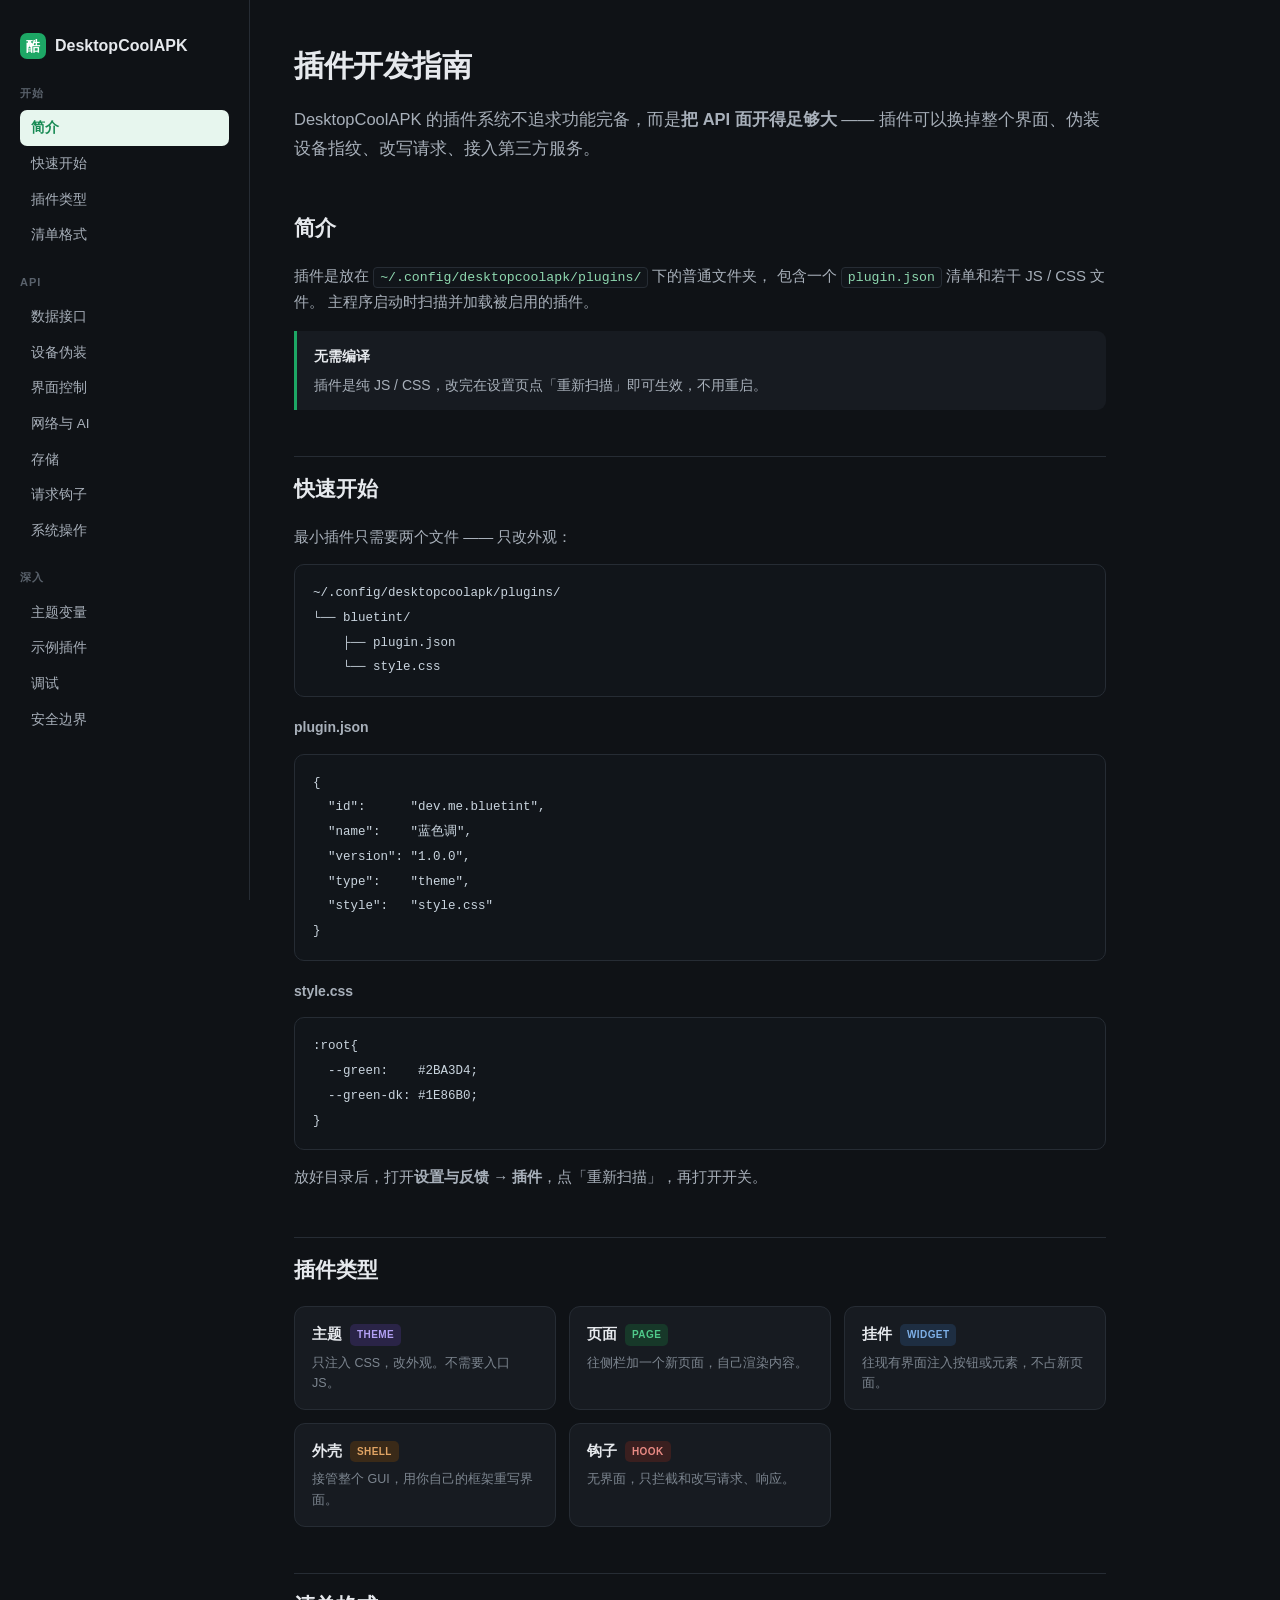
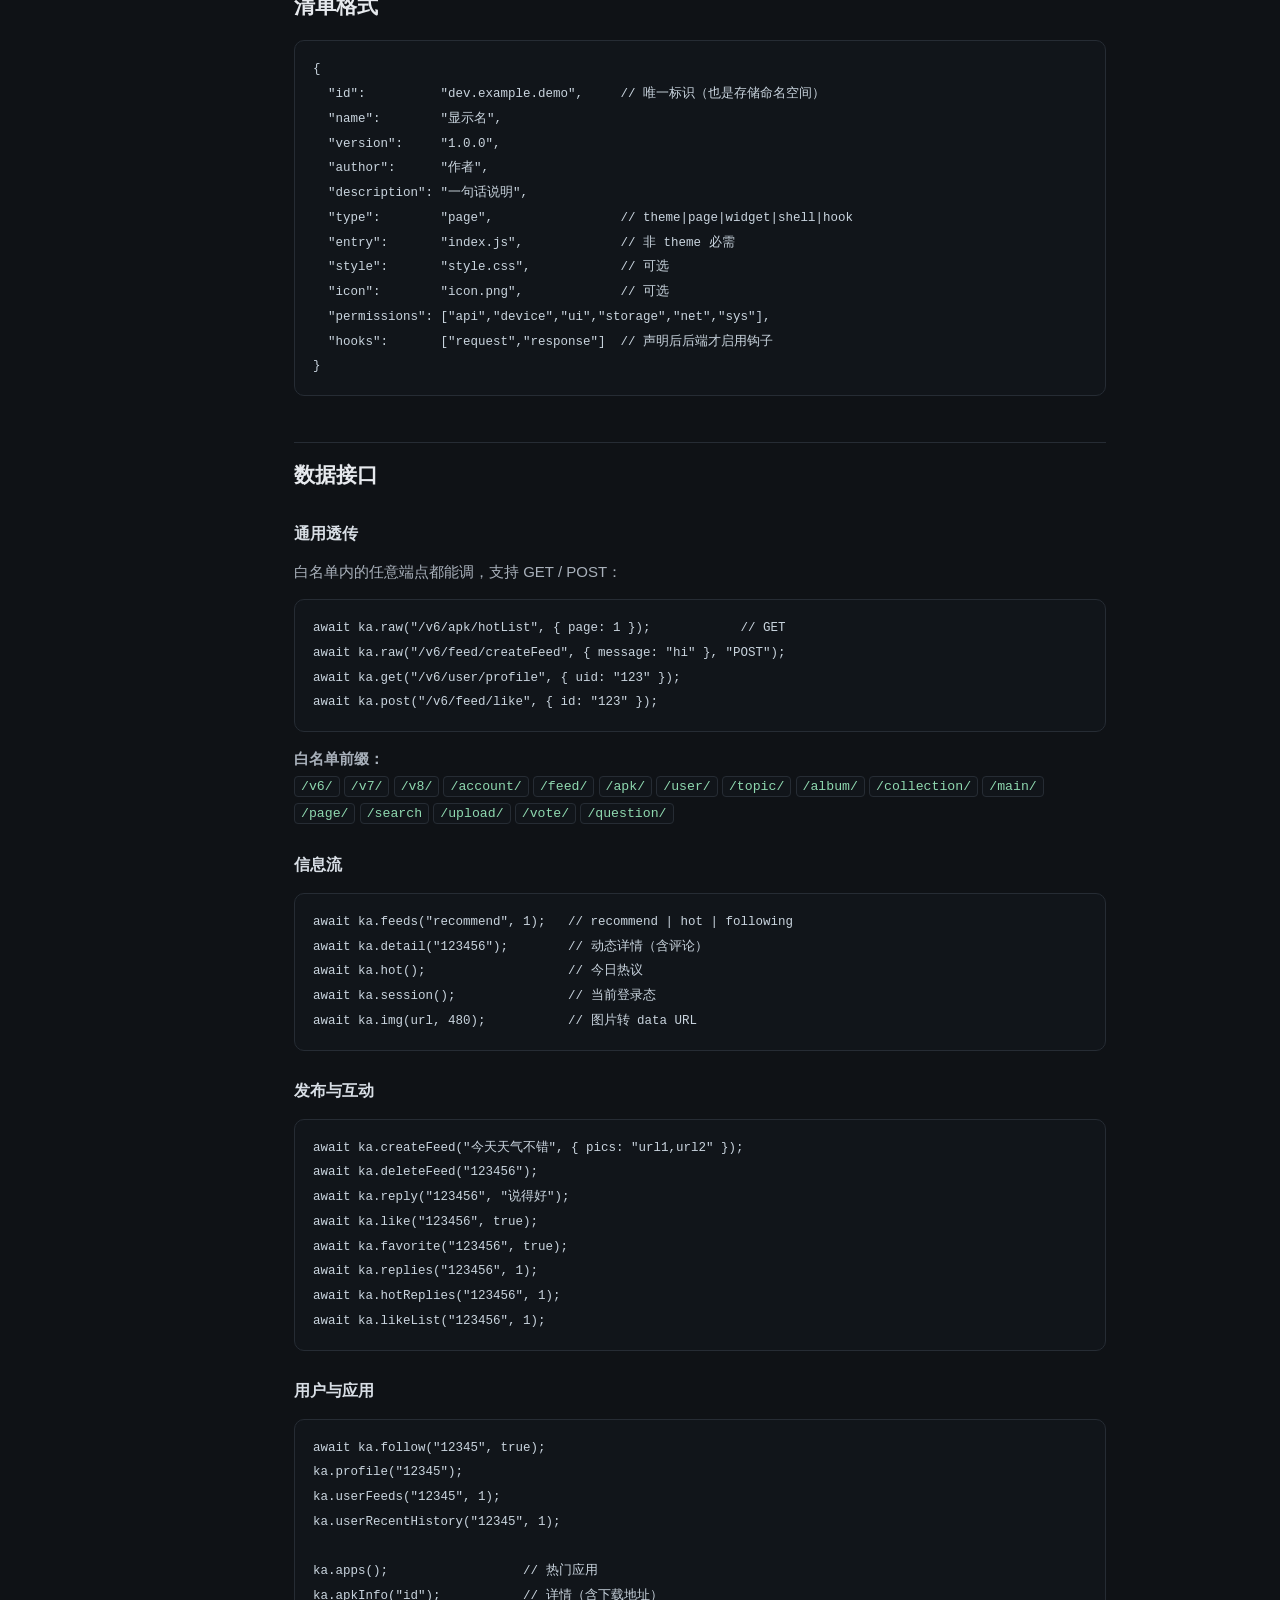
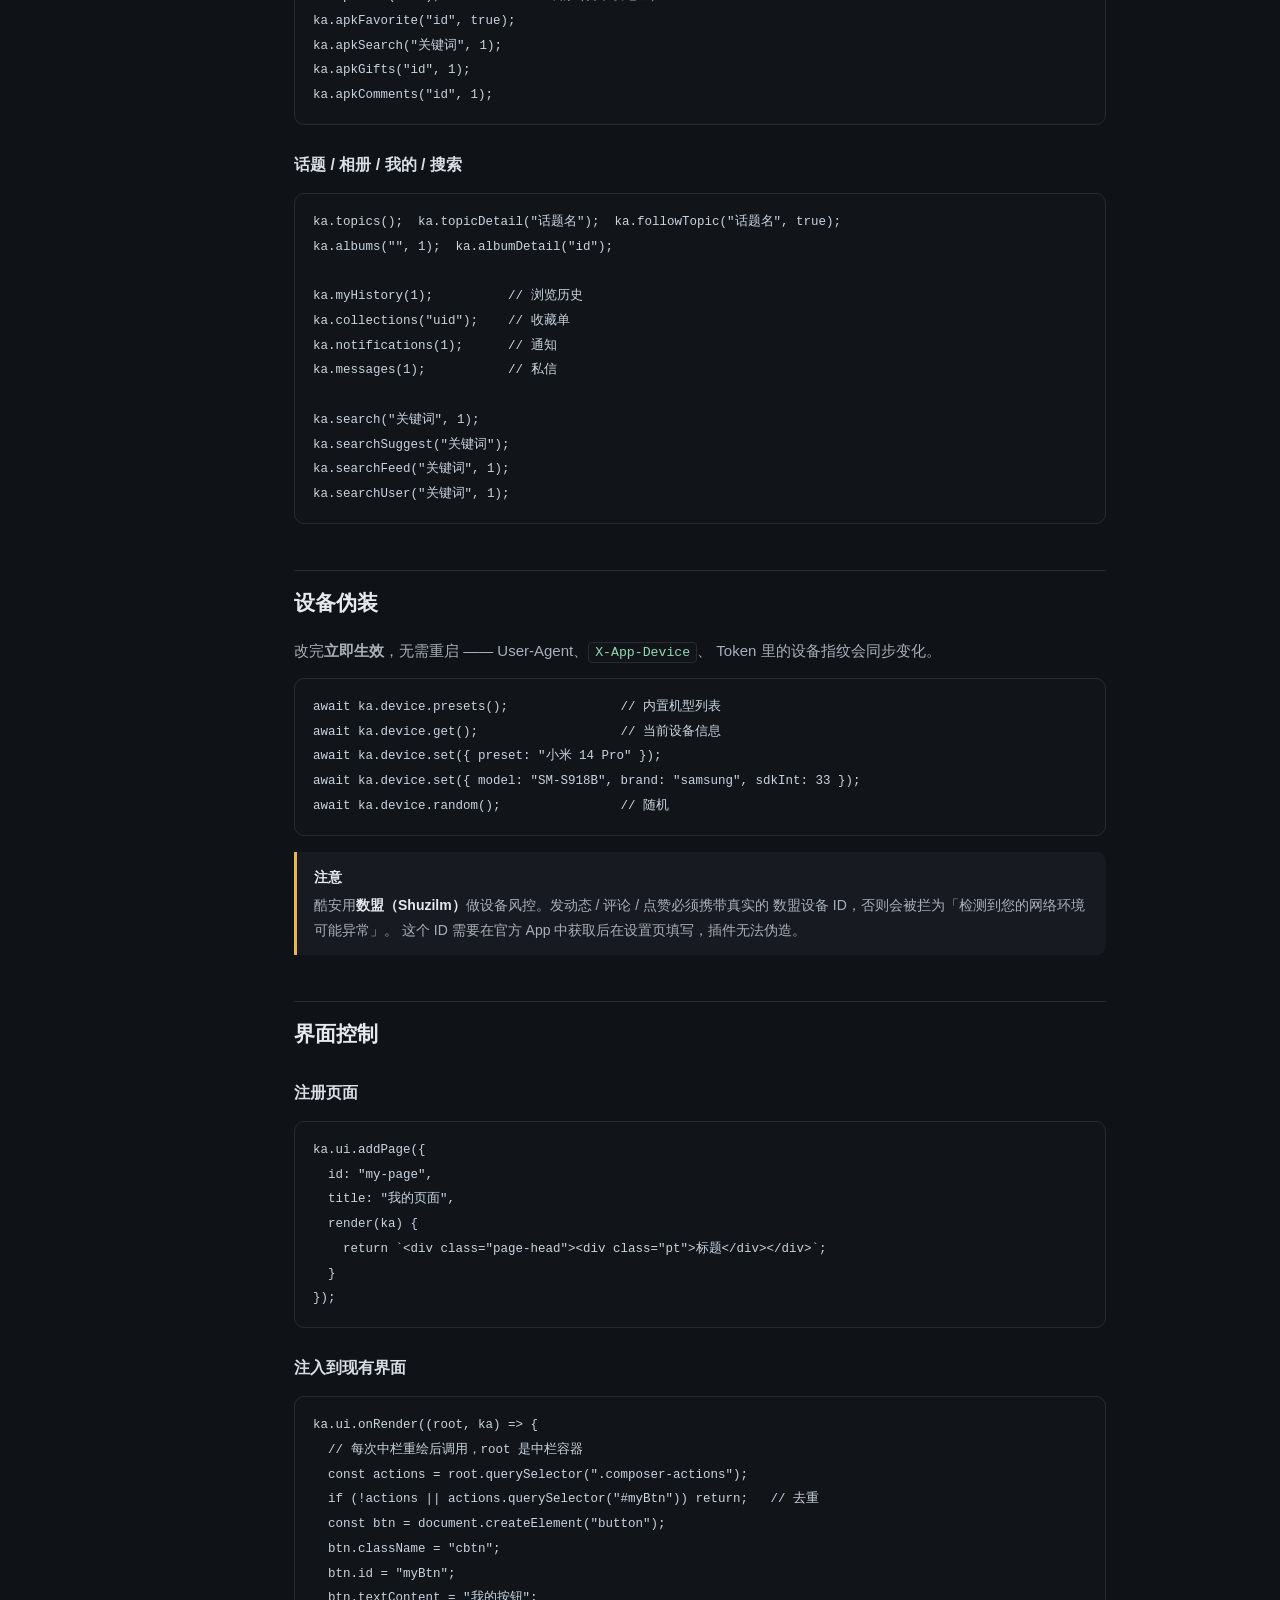
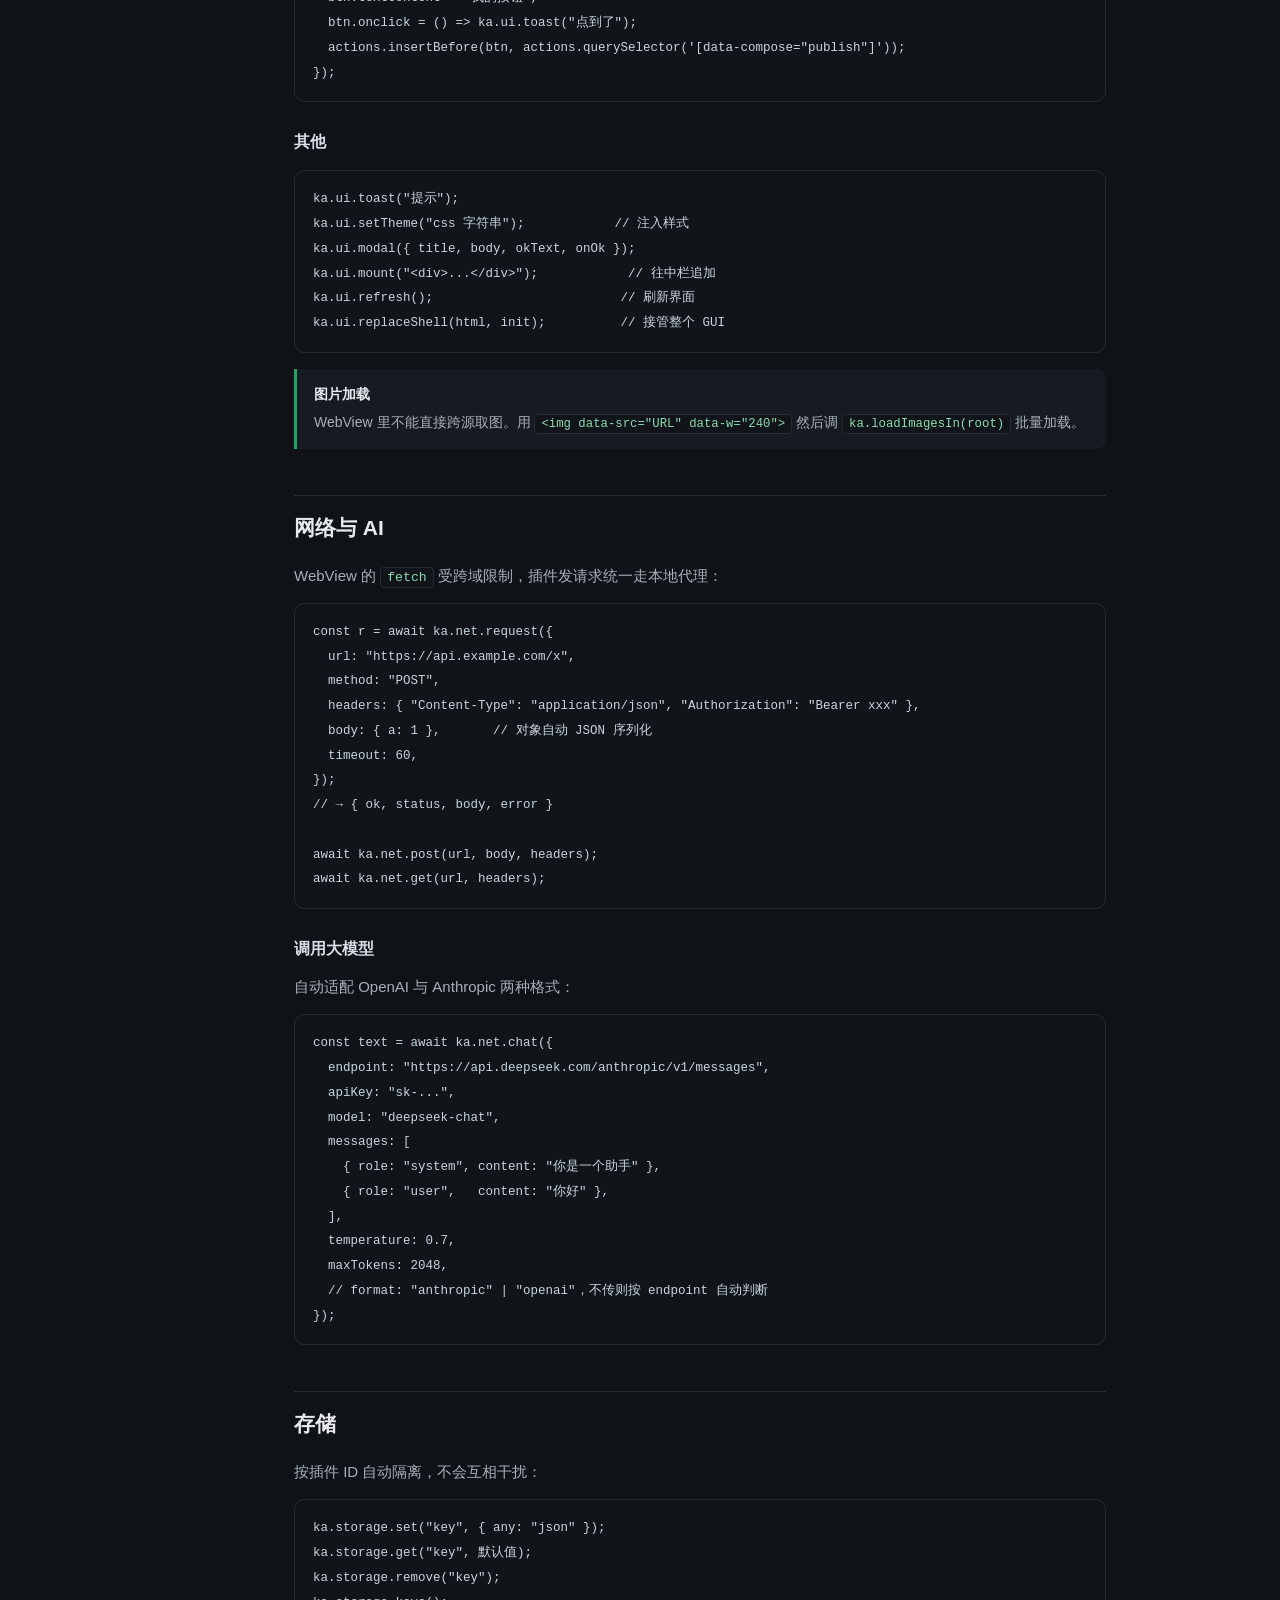
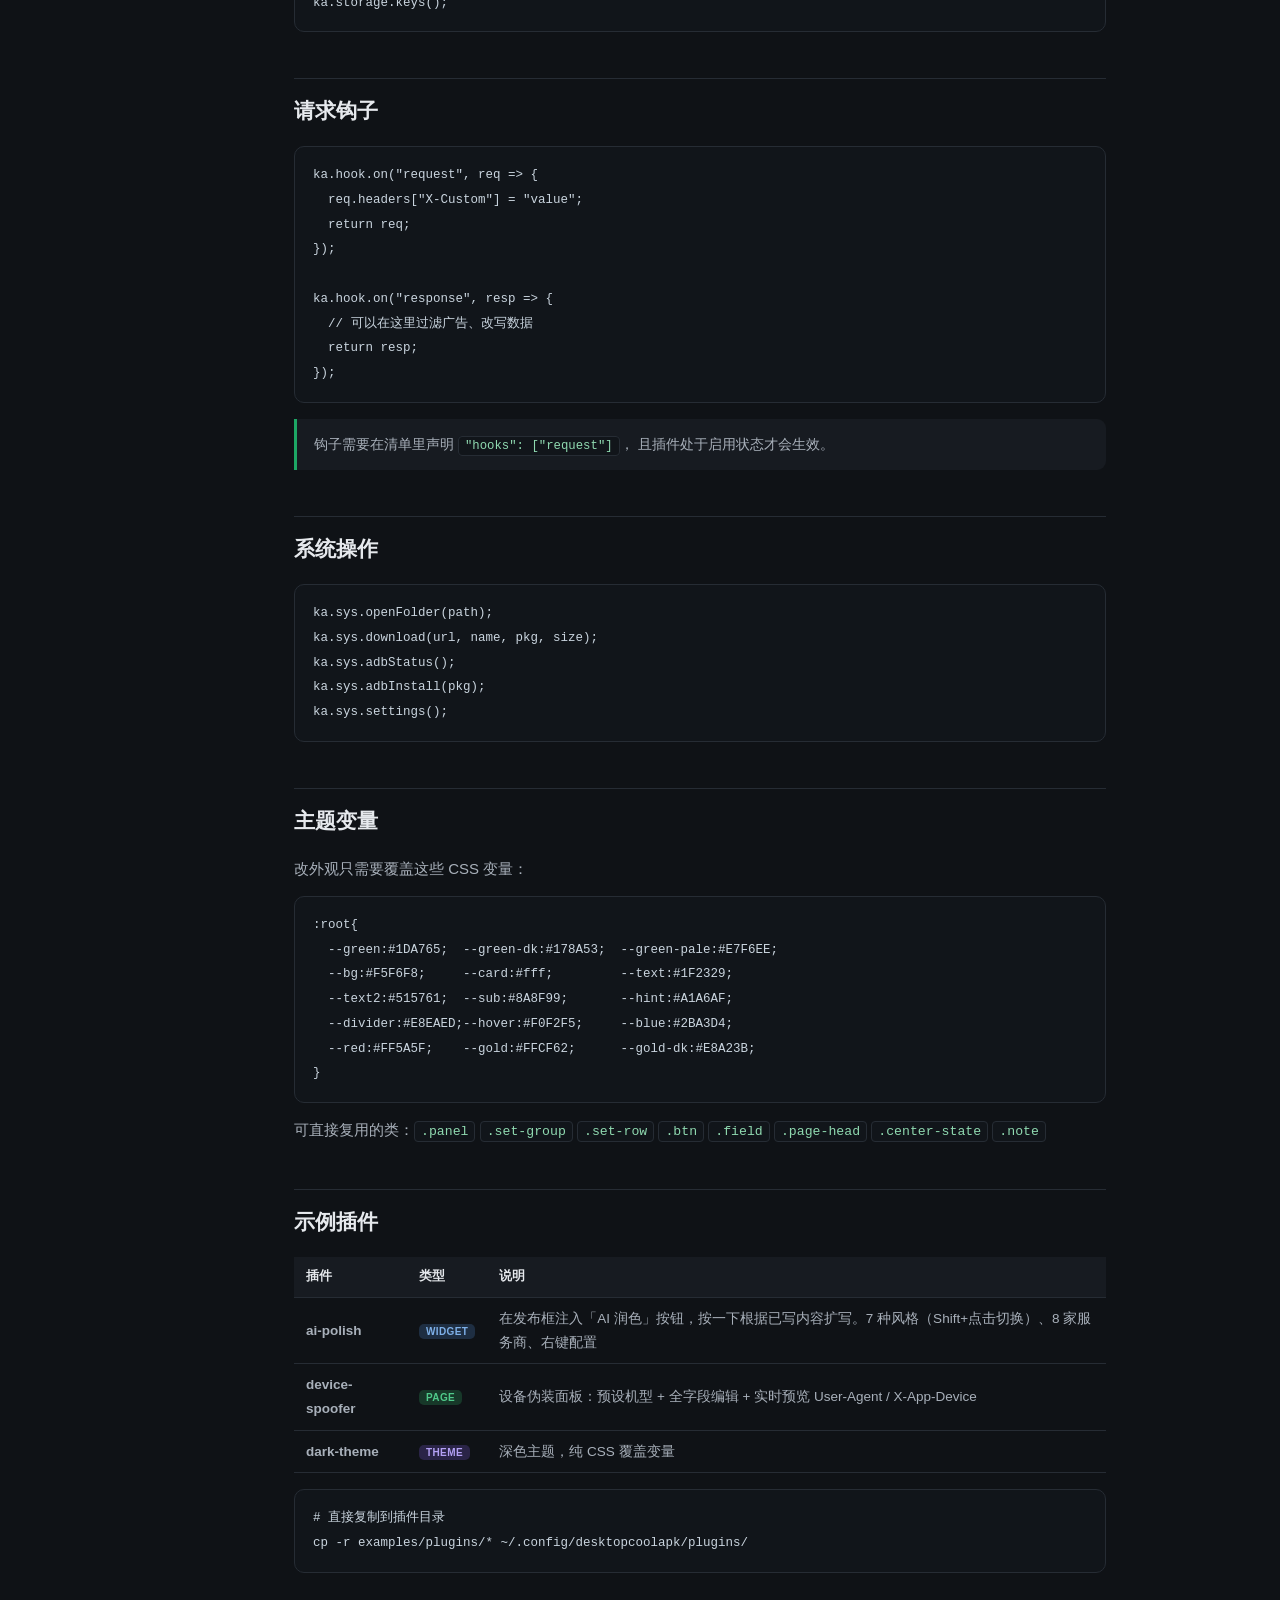
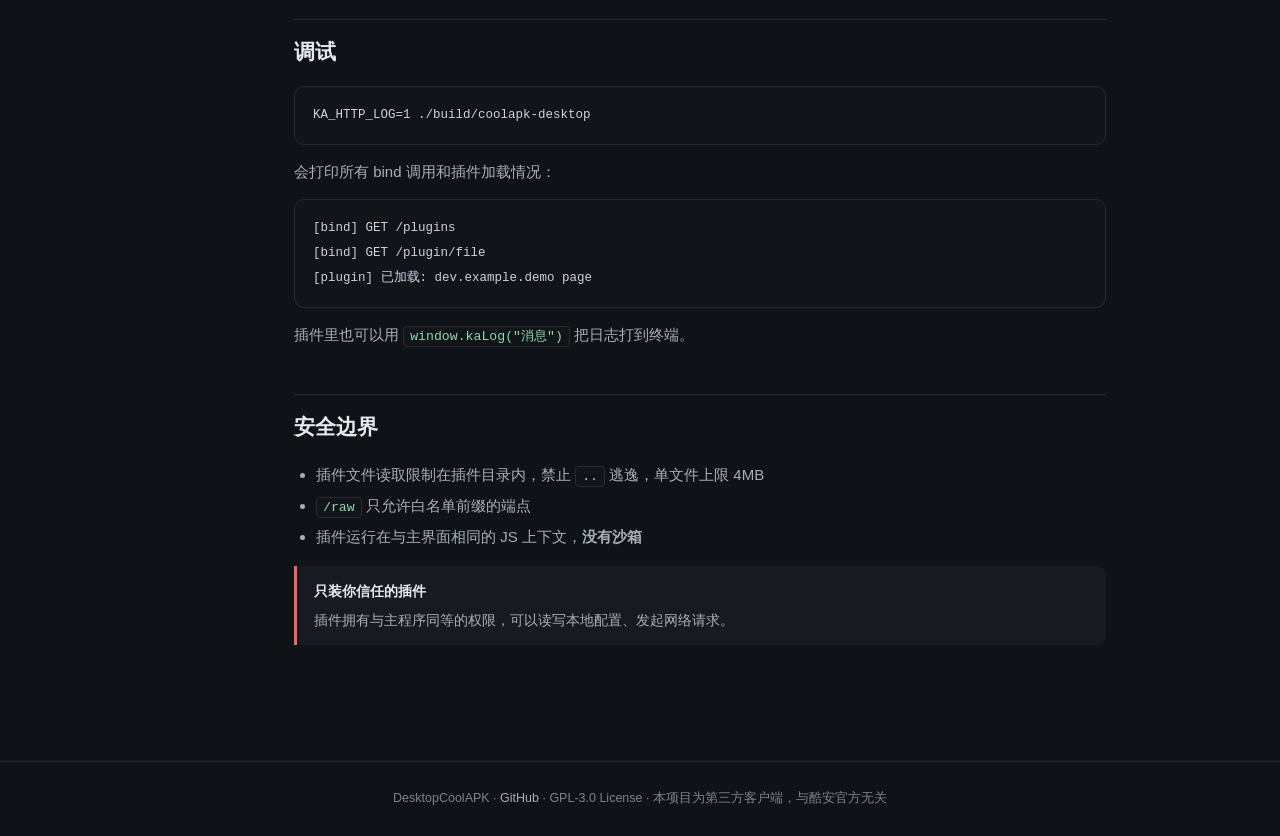
<file: docs/index.html>
<!DOCTYPE html>
<html lang="zh-CN">
<head>
<meta charset="UTF-8">
<meta name="viewport" content="width=device-width,initial-scale=1">
<title>DesktopCoolAPK 插件开发指南</title>
<meta name="description" content="桌面版酷安（DesktopCoolAPK）插件开发指南 —— 五种插件类型、完整 API 参考、示例代码">
<style>
:root{
  --green:#1DA765; --green-dk:#178A53; --green-pale:#E7F6EE;
  --bg:#0F1216; --card:#171B21; --card2:#1D2229;
  --text:#E6E9ED; --text2:#A8B0BA; --sub:#7C858F; --hint:#5A626C;
  --divider:#262C34; --code-bg:#11151A; --blue:#4B9FE1; --purple:#9B8BE8;
  --gold:#E8B654; --red:#F0655F;
}
*{box-sizing:border-box;margin:0;padding:0}
html{scroll-behavior:smooth}
body{
  font:15px/1.75 -apple-system,"Segoe UI","Noto Sans CJK SC","Microsoft YaHei",sans-serif;
  background:var(--bg);color:var(--text);-webkit-font-smoothing:antialiased;
}
a{color:var(--green);text-decoration:none}
a:hover{text-decoration:underline}
code{
  font-family:"JetBrains Mono",Consolas,"Courier New",monospace;font-size:.88em;
  background:var(--code-bg);border:1px solid var(--divider);border-radius:4px;
  padding:2px 6px;color:#8FD9B0;
}
pre{
  background:var(--code-bg);border:1px solid var(--divider);border-radius:10px;
  padding:16px 18px;overflow:auto;margin:14px 0;line-height:1.65;
}
pre code{background:none;border:none;padding:0;font-size:12.5px;color:#C9D4DE}

/* 布局 */
.wrap{display:flex;max-width:1280px;margin:0 auto;gap:0}
nav{
  width:250px;flex:0 0 250px;position:sticky;top:0;height:100vh;overflow-y:auto;
  padding:32px 20px 60px;border-right:1px solid var(--divider);
}
nav .logo{display:flex;align-items:center;gap:9px;margin-bottom:24px;font-weight:800;font-size:16px}
nav .logo i{
  width:26px;height:26px;border-radius:7px;background:var(--green);
  display:flex;align-items:center;justify-content:center;
  font-size:14px;color:#fff;font-style:normal;font-weight:900;
}
nav .grp{font-size:11px;font-weight:700;color:var(--hint);letter-spacing:1px;margin:20px 0 7px}
nav a{
  display:block;padding:6px 11px;border-radius:7px;font-size:13.5px;
  color:var(--text2);transition:all .13s;
}
nav a:hover{background:var(--card2);color:var(--text);text-decoration:none}
nav a.on{background:var(--green-pale);color:var(--green-dk);font-weight:700}
main{flex:1;min-width:0;padding:40px 44px 100px;max-width:900px}
h1{font-size:30px;font-weight:800;margin-bottom:12px;letter-spacing:-.4px}
h2{
  font-size:21px;font-weight:700;margin:46px 0 16px;padding-top:14px;
  border-top:1px solid var(--divider);
}
h2:first-of-type{border-top:none;padding-top:0}
h3{font-size:16px;font-weight:700;margin:26px 0 10px;color:#D8DEE5}
h4{font-size:14px;font-weight:700;margin:18px 0 8px;color:var(--text2)}
p{margin:11px 0;color:var(--text2)}
ul,ol{margin:11px 0 11px 22px;color:var(--text2)}
li{margin:5px 0}
strong{color:var(--text);font-weight:700}

.lead{font-size:16.5px;color:var(--text2);margin-bottom:26px;line-height:1.8}
.note{
  background:var(--card);border-left:3px solid var(--green);border-radius:0 9px 9px 0;
  padding:13px 17px;margin:16px 0;font-size:14px;color:var(--text2);
}
.note.warn{border-left-color:var(--gold)}
.note.danger{border-left-color:var(--red)}
.note b{color:var(--text)}
.note .t{font-weight:700;color:var(--text);display:block;margin-bottom:4px}

table{width:100%;border-collapse:collapse;margin:16px 0;font-size:13.5px}
th,td{text-align:left;padding:9px 12px;border-bottom:1px solid var(--divider)}
th{font-weight:700;color:var(--text);background:var(--card);font-size:12.5px}
td{color:var(--text2)}
tr:hover td{background:rgba(255,255,255,.015)}

.cards{display:grid;grid-template-columns:repeat(auto-fill,minmax(240px,1fr));gap:13px;margin:18px 0}
.card{
  background:var(--card);border:1px solid var(--divider);border-radius:11px;
  padding:15px 17px;transition:border-color .15s,transform .15s;
}
.card:hover{border-color:#39414B;transform:translateY(-2px)}
.card .n{font-weight:700;font-size:14.5px;margin-bottom:5px;display:flex;align-items:center;gap:8px}
.card .d{font-size:12.5px;color:var(--sub);line-height:1.65}
.tag{
  font-size:10px;font-weight:800;letter-spacing:.4px;padding:2px 7px;border-radius:5px;
  text-transform:uppercase;
}
.tag.theme{background:#2A2447;color:#B3A0F4}
.tag.page{background:#173829;color:#4FC98A}
.tag.widget{background:#1E2E42;color:#7EB0E8}
.tag.shell{background:#3A2A18;color:#E0A464}
.tag.hook{background:#3A1F1F;color:#E88A84}

footer{
  border-top:1px solid var(--divider);padding:26px 44px;color:var(--sub);
  font-size:12.5px;text-align:center;
}
footer a{color:var(--text2)}
@media(max-width:900px){
  nav{display:none}
  main{padding:28px 20px 80px}
  h1{font-size:24px}
}
</style>
</head>
<body>
<div class="wrap">
<nav>
  <div class="logo"><i>酷</i>DesktopCoolAPK</div>
  <div class="grp">开始</div>
  <a href="#intro">简介</a>
  <a href="#quickstart">快速开始</a>
  <a href="#types">插件类型</a>
  <a href="#manifest">清单格式</a>
  <div class="grp">API</div>
  <a href="#data">数据接口</a>
  <a href="#device">设备伪装</a>
  <a href="#ui">界面控制</a>
  <a href="#net">网络与 AI</a>
  <a href="#storage">存储</a>
  <a href="#hook">请求钩子</a>
  <a href="#sys">系统操作</a>
  <div class="grp">深入</div>
  <a href="#theme">主题变量</a>
  <a href="#examples">示例插件</a>
  <a href="#debug">调试</a>
  <a href="#security">安全边界</a>
</nav>

<main>
<h1>插件开发指南</h1>
<p class="lead">
DesktopCoolAPK 的插件系统不追求功能完备，而是<b>把 API 面开得足够大</b> ——
插件可以换掉整个界面、伪装设备指纹、改写请求、接入第三方服务。
</p>

<h2 id="intro">简介</h2>
<p>
插件是放在 <code>~/.config/desktopcoolapk/plugins/</code> 下的普通文件夹，
包含一个 <code>plugin.json</code> 清单和若干 JS / CSS 文件。
主程序启动时扫描并加载被启用的插件。
</p>
<div class="note">
  <span class="t">无需编译</span>
  插件是纯 JS / CSS，改完在设置页点「重新扫描」即可生效，不用重启。
</div>

<h2 id="quickstart">快速开始</h2>
<p>最小插件只需要两个文件 —— 只改外观：</p>
<pre><code>~/.config/desktopcoolapk/plugins/
└── bluetint/
    ├── plugin.json
    └── style.css</code></pre>

<h4>plugin.json</h4>
<pre><code>{
  "id":      "dev.me.bluetint",
  "name":    "蓝色调",
  "version": "1.0.0",
  "type":    "theme",
  "style":   "style.css"
}</code></pre>

<h4>style.css</h4>
<pre><code>:root{
  --green:    #2BA3D4;
  --green-dk: #1E86B0;
}</code></pre>

<p>
放好目录后，打开<b>设置与反馈 → 插件</b>，点「重新扫描」，再打开开关。
</p>

<h2 id="types">插件类型</h2>
<div class="cards">
  <div class="card">
    <div class="n">主题 <span class="tag theme">theme</span></div>
    <div class="d">只注入 CSS，改外观。不需要入口 JS。</div>
  </div>
  <div class="card">
    <div class="n">页面 <span class="tag page">page</span></div>
    <div class="d">往侧栏加一个新页面，自己渲染内容。</div>
  </div>
  <div class="card">
    <div class="n">挂件 <span class="tag widget">widget</span></div>
    <div class="d">往现有界面注入按钮或元素，不占新页面。</div>
  </div>
  <div class="card">
    <div class="n">外壳 <span class="tag shell">shell</span></div>
    <div class="d">接管整个 GUI，用你自己的框架重写界面。</div>
  </div>
  <div class="card">
    <div class="n">钩子 <span class="tag hook">hook</span></div>
    <div class="d">无界面，只拦截和改写请求、响应。</div>
  </div>
</div>

<h2 id="manifest">清单格式</h2>
<pre><code>{
  "id":          "dev.example.demo",     // 唯一标识（也是存储命名空间）
  "name":        "显示名",
  "version":     "1.0.0",
  "author":      "作者",
  "description": "一句话说明",
  "type":        "page",                 // theme|page|widget|shell|hook
  "entry":       "index.js",             // 非 theme 必需
  "style":       "style.css",            // 可选
  "icon":        "icon.png",             // 可选
  "permissions": ["api","device","ui","storage","net","sys"],
  "hooks":       ["request","response"]  // 声明后后端才启用钩子
}</code></pre>

<h2 id="data">数据接口</h2>
<h3>通用透传</h3>
<p>白名单内的任意端点都能调，支持 GET / POST：</p>
<pre><code>await ka.raw("/v6/apk/hotList", { page: 1 });            // GET
await ka.raw("/v6/feed/createFeed", { message: "hi" }, "POST");
await ka.get("/v6/user/profile", { uid: "123" });
await ka.post("/v6/feed/like", { id: "123" });</code></pre>
<p><b>白名单前缀：</b><br>
<code>/v6/</code> <code>/v7/</code> <code>/v8/</code> <code>/account/</code> <code>/feed/</code>
<code>/apk/</code> <code>/user/</code> <code>/topic/</code> <code>/album/</code>
<code>/collection/</code> <code>/main/</code> <code>/page/</code> <code>/search</code>
<code>/upload/</code> <code>/vote/</code> <code>/question/</code></p>

<h3>信息流</h3>
<pre><code>await ka.feeds("recommend", 1);   // recommend | hot | following
await ka.detail("123456");        // 动态详情（含评论）
await ka.hot();                   // 今日热议
await ka.session();               // 当前登录态
await ka.img(url, 480);           // 图片转 data URL</code></pre>

<h3>发布与互动</h3>
<pre><code>await ka.createFeed("今天天气不错", { pics: "url1,url2" });
await ka.deleteFeed("123456");
await ka.reply("123456", "说得好");
await ka.like("123456", true);
await ka.favorite("123456", true);
await ka.replies("123456", 1);
await ka.hotReplies("123456", 1);
await ka.likeList("123456", 1);</code></pre>

<h3>用户与应用</h3>
<pre><code>await ka.follow("12345", true);
ka.profile("12345");
ka.userFeeds("12345", 1);
ka.userRecentHistory("12345", 1);

ka.apps();                  // 热门应用
ka.apkInfo("id");           // 详情（含下载地址）
ka.apkFavorite("id", true);
ka.apkSearch("关键词", 1);
ka.apkGifts("id", 1);
ka.apkComments("id", 1);</code></pre>

<h3>话题 / 相册 / 我的 / 搜索</h3>
<pre><code>ka.topics();  ka.topicDetail("话题名");  ka.followTopic("话题名", true);
ka.albums("", 1);  ka.albumDetail("id");

ka.myHistory(1);          // 浏览历史
ka.collections("uid");    // 收藏单
ka.notifications(1);      // 通知
ka.messages(1);           // 私信

ka.search("关键词", 1);
ka.searchSuggest("关键词");
ka.searchFeed("关键词", 1);
ka.searchUser("关键词", 1);</code></pre>

<h2 id="device">设备伪装</h2>
<p>
改完<b>立即生效</b>，无需重启 —— User-Agent、<code>X-App-Device</code>、
Token 里的设备指纹会同步变化。
</p>
<pre><code>await ka.device.presets();               // 内置机型列表
await ka.device.get();                   // 当前设备信息
await ka.device.set({ preset: "小米 14 Pro" });
await ka.device.set({ model: "SM-S918B", brand: "samsung", sdkInt: 33 });
await ka.device.random();                // 随机</code></pre>
<div class="note warn">
  <span class="t">注意</span>
  酷安用<b>数盟（Shuzilm）</b>做设备风控。发动态 / 评论 / 点赞必须携带真实的
  数盟设备 ID，否则会被拦为「检测到您的网络环境可能异常」。
  这个 ID 需要在官方 App 中获取后在设置页填写，插件无法伪造。
</div>

<h2 id="ui">界面控制</h2>
<h3>注册页面</h3>
<pre><code>ka.ui.addPage({
  id: "my-page",
  title: "我的页面",
  render(ka) {
    return `&lt;div class="page-head"&gt;&lt;div class="pt"&gt;标题&lt;/div&gt;&lt;/div&gt;`;
  }
});</code></pre>

<h3>注入到现有界面</h3>
<pre><code>ka.ui.onRender((root, ka) =&gt; {
  // 每次中栏重绘后调用，root 是中栏容器
  const actions = root.querySelector(".composer-actions");
  if (!actions || actions.querySelector("#myBtn")) return;   // 去重
  const btn = document.createElement("button");
  btn.className = "cbtn";
  btn.id = "myBtn";
  btn.textContent = "我的按钮";
  btn.onclick = () =&gt; ka.ui.toast("点到了");
  actions.insertBefore(btn, actions.querySelector('[data-compose="publish"]'));
});</code></pre>

<h3>其他</h3>
<pre><code>ka.ui.toast("提示");
ka.ui.setTheme("css 字符串");            // 注入样式
ka.ui.modal({ title, body, okText, onOk });
ka.ui.mount("&lt;div&gt;...&lt;/div&gt;");            // 往中栏追加
ka.ui.refresh();                         // 刷新界面
ka.ui.replaceShell(html, init);          // 接管整个 GUI</code></pre>
<div class="note">
  <span class="t">图片加载</span>
  WebView 里不能直接跨源取图。用
  <code>&lt;img data-src="URL" data-w="240"&gt;</code>
  然后调 <code>ka.loadImagesIn(root)</code> 批量加载。
</div>

<h2 id="net">网络与 AI</h2>
<p>WebView 的 <code>fetch</code> 受跨域限制，插件发请求统一走本地代理：</p>
<pre><code>const r = await ka.net.request({
  url: "https://api.example.com/x",
  method: "POST",
  headers: { "Content-Type": "application/json", "Authorization": "Bearer xxx" },
  body: { a: 1 },       // 对象自动 JSON 序列化
  timeout: 60,
});
// → { ok, status, body, error }

await ka.net.post(url, body, headers);
await ka.net.get(url, headers);</code></pre>

<h3>调用大模型</h3>
<p>自动适配 OpenAI 与 Anthropic 两种格式：</p>
<pre><code>const text = await ka.net.chat({
  endpoint: "https://api.deepseek.com/anthropic/v1/messages",
  apiKey: "sk-...",
  model: "deepseek-chat",
  messages: [
    { role: "system", content: "你是一个助手" },
    { role: "user",   content: "你好" },
  ],
  temperature: 0.7,
  maxTokens: 2048,
  // format: "anthropic" | "openai"，不传则按 endpoint 自动判断
});</code></pre>

<h2 id="storage">存储</h2>
<p>按插件 ID 自动隔离，不会互相干扰：</p>
<pre><code>ka.storage.set("key", { any: "json" });
ka.storage.get("key", 默认值);
ka.storage.remove("key");
ka.storage.keys();</code></pre>

<h2 id="hook">请求钩子</h2>
<pre><code>ka.hook.on("request", req =&gt; {
  req.headers["X-Custom"] = "value";
  return req;
});

ka.hook.on("response", resp =&gt; {
  // 可以在这里过滤广告、改写数据
  return resp;
});</code></pre>
<div class="note">
  钩子需要在清单里声明 <code>"hooks": ["request"]</code>，
  且插件处于启用状态才会生效。
</div>

<h2 id="sys">系统操作</h2>
<pre><code>ka.sys.openFolder(path);
ka.sys.download(url, name, pkg, size);
ka.sys.adbStatus();
ka.sys.adbInstall(pkg);
ka.sys.settings();</code></pre>

<h2 id="theme">主题变量</h2>
<p>改外观只需要覆盖这些 CSS 变量：</p>
<pre><code>:root{
  --green:#1DA765;  --green-dk:#178A53;  --green-pale:#E7F6EE;
  --bg:#F5F6F8;     --card:#fff;         --text:#1F2329;
  --text2:#515761;  --sub:#8A8F99;       --hint:#A1A6AF;
  --divider:#E8EAED;--hover:#F0F2F5;     --blue:#2BA3D4;
  --red:#FF5A5F;    --gold:#FFCF62;      --gold-dk:#E8A23B;
}</code></pre>
<p>
可直接复用的类：<code>.panel</code> <code>.set-group</code> <code>.set-row</code>
<code>.btn</code> <code>.field</code> <code>.page-head</code>
<code>.center-state</code> <code>.note</code>
</p>

<h2 id="examples">示例插件</h2>
<table>
  <tr><th>插件</th><th>类型</th><th>说明</th></tr>
  <tr>
    <td><b>ai-polish</b></td><td><span class="tag widget">widget</span></td>
    <td>在发布框注入「AI 润色」按钮，按一下根据已写内容扩写。7 种风格（Shift+点击切换）、8 家服务商、右键配置</td>
  </tr>
  <tr>
    <td><b>device-spoofer</b></td><td><span class="tag page">page</span></td>
    <td>设备伪装面板：预设机型 + 全字段编辑 + 实时预览 User-Agent / X-App-Device</td>
  </tr>
  <tr>
    <td><b>dark-theme</b></td><td><span class="tag theme">theme</span></td>
    <td>深色主题，纯 CSS 覆盖变量</td>
  </tr>
</table>
<pre><code># 直接复制到插件目录
cp -r examples/plugins/* ~/.config/desktopcoolapk/plugins/</code></pre>

<h2 id="debug">调试</h2>
<pre><code>KA_HTTP_LOG=1 ./build/coolapk-desktop</code></pre>
<p>会打印所有 bind 调用和插件加载情况：</p>
<pre><code>[bind] GET /plugins
[bind] GET /plugin/file
[plugin] 已加载: dev.example.demo page</code></pre>
<p>插件里也可以用 <code>window.kaLog("消息")</code> 把日志打到终端。</p>

<h2 id="security">安全边界</h2>
<ul>
  <li>插件文件读取限制在插件目录内，禁止 <code>..</code> 逃逸，单文件上限 4MB</li>
  <li><code>/raw</code> 只允许白名单前缀的端点</li>
  <li>插件运行在与主界面相同的 JS 上下文，<b>没有沙箱</b></li>
</ul>
<div class="note danger">
  <span class="t">只装你信任的插件</span>
  插件拥有与主程序同等的权限，可以读写本地配置、发起网络请求。
</div>

</main>
</div>

<footer>
  DesktopCoolAPK ·
  <a href="https://github.com/c9X61Q/desktopcoolapk">GitHub</a> ·
  GPL-3.0 License ·
  本项目为第三方客户端，与酷安官方无关
</footer>

<script>
// 滚动高亮当前章节
const links = [...document.querySelectorAll('nav a')];
const secs  = links.map(a => document.querySelector(a.getAttribute('href'))).filter(Boolean);
function onScroll(){
  const y = window.scrollY + 120;
  let cur = secs[0];
  for (const s of secs) if (s.offsetTop <= y) cur = s;
  links.forEach(a => a.classList.toggle('on', a.getAttribute('href') === '#' + (cur && cur.id)));
}
window.addEventListener('scroll', onScroll, {passive:true});
onScroll();
</script>
</body>
</html>
</file>
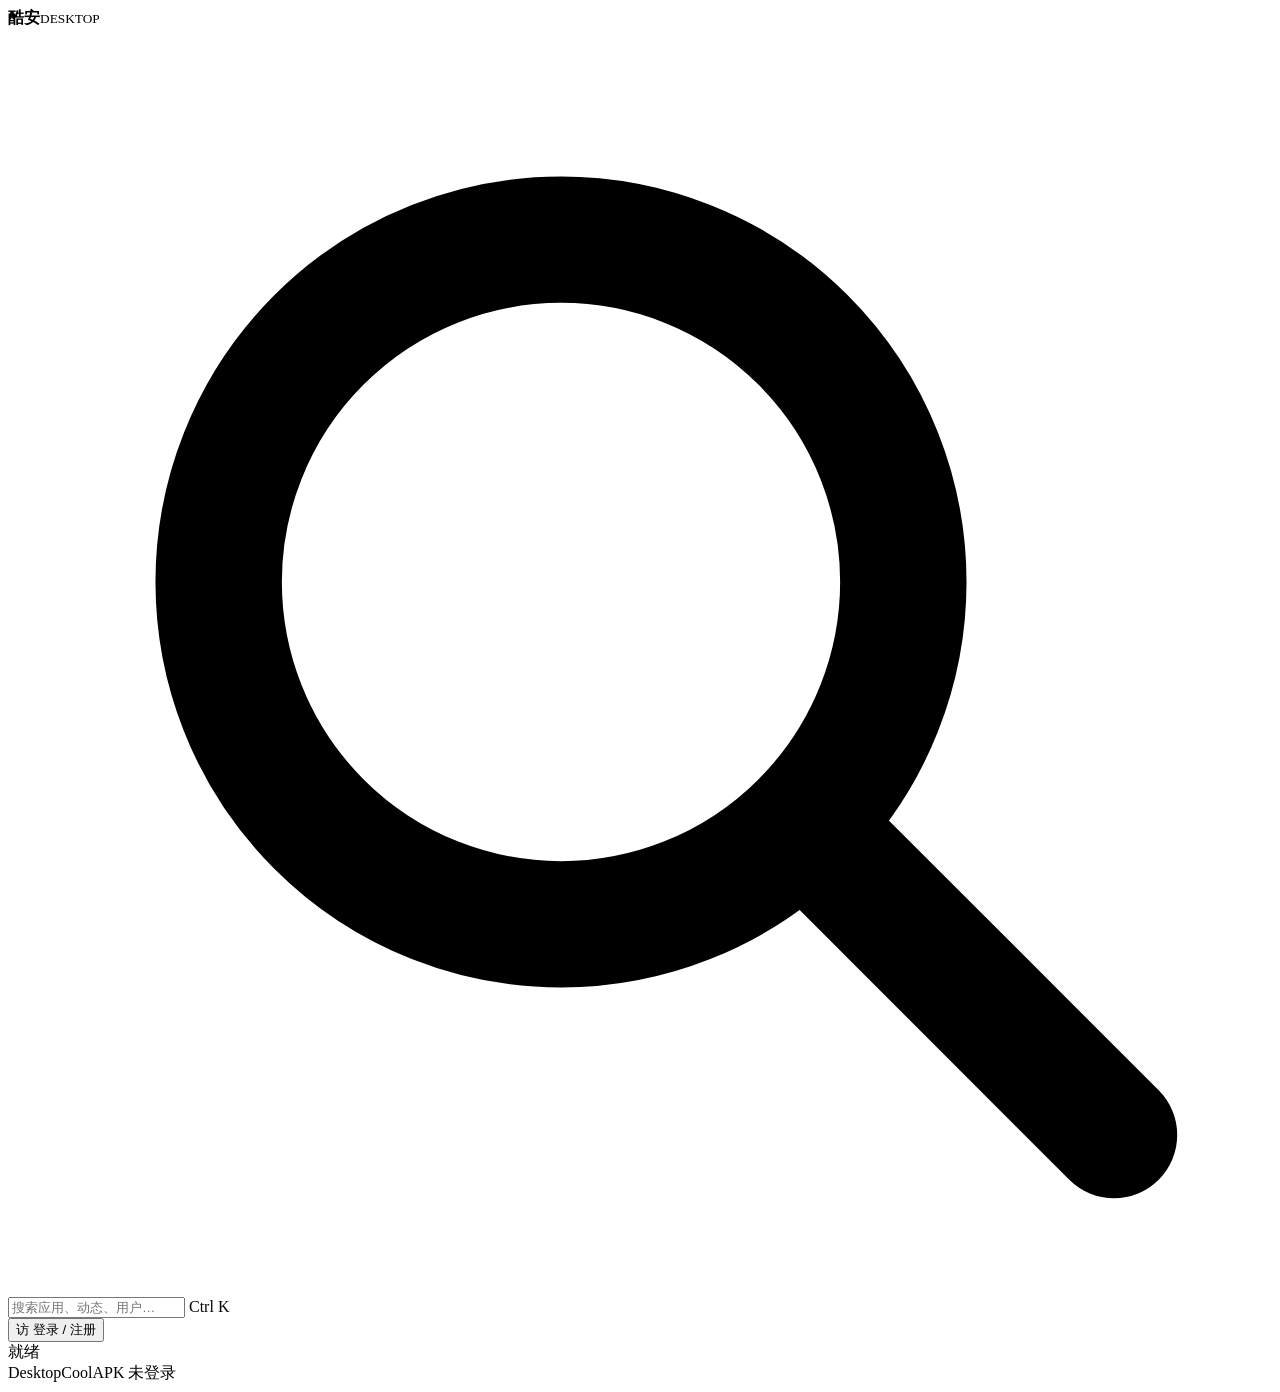
<file: src/web/index.html>
<!DOCTYPE html>
<html lang="zh-CN">
<head>
<meta charset="UTF-8">
<meta name="viewport" content="width=device-width,initial-scale=1">
<title>桌面版酷安</title>
<!--CSS-->
</head>
<body>
<div class="app">
  <!-- 顶栏 -->
  <div class="topbar">
    <div class="logo"><b>酷安</b><small>DESKTOP</small></div>
    <div class="search">
      <svg viewBox="0 0 24 24" fill="none" stroke="currentColor" stroke-width="2.4">
        <circle cx="10.5" cy="10.5" r="6.5"/><path d="M15.5 15.5L21 21" stroke-linecap="round"/>
      </svg>
      <input id="searchInput" placeholder="搜索应用、动态、用户…" autocomplete="off" spellcheck="false">
      <span class="kbd">Ctrl K</span>
    </div>
    <div class="top-right">
      <button class="btn-top" id="btnTopUser">
        <span class="ava" id="topAva">访</span>
        <span id="topUserText">登录 / 注册</span>
      </button>
    </div>
  </div>

  <div class="main">
    <div class="sidebar" id="sidebar"></div>
    <div class="center">
      <div class="center-scroll" id="centerScroll"></div>
    </div>
    <div class="rightbar" id="rightbar"></div>
  </div>

  <div class="statusbar">
    <span class="dot"></span>
    <span id="statusText">就绪</span>
    <div class="right">
      <span>DesktopCoolAPK</span>
      <span id="statusUser">未登录</span>
    </div>
  </div>
</div>
<!--JS-->
</body>
</html>
</file>
